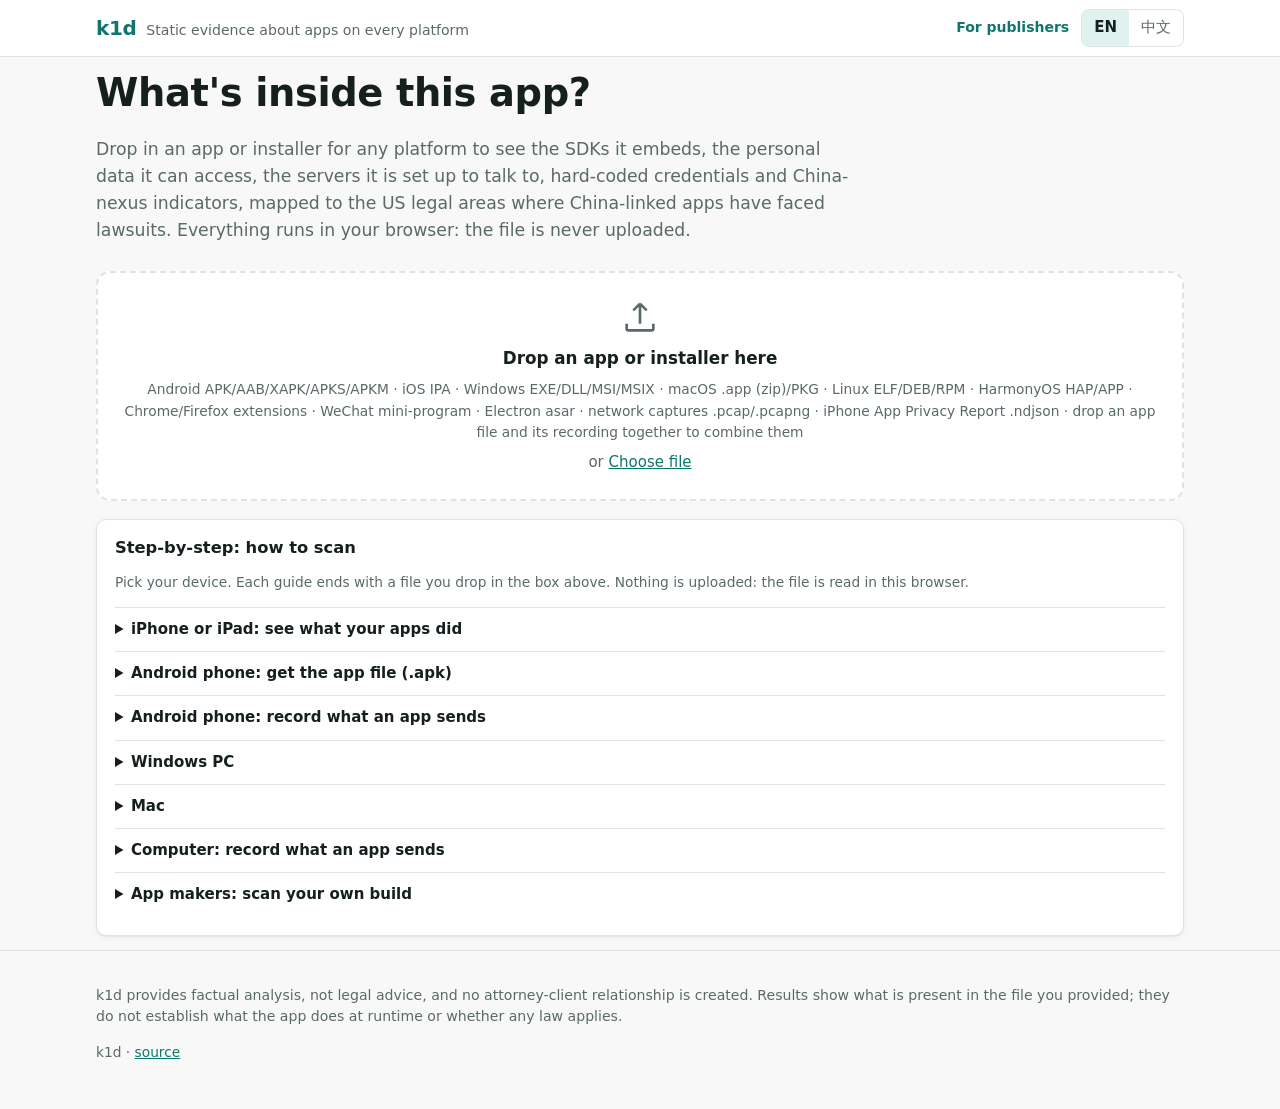
<file: site/index.html>
<!doctype html>
<html lang="en">
<head>
  <meta charset="utf-8">
  <meta name="viewport" content="width=device-width, initial-scale=1">
  <title>k1d — what's inside this app</title>
  <meta name="description" content="Find embedded SDKs, data access, endpoints and China-nexus indicators in Android (APK, AAB) and iOS (IPA) apps. Runs entirely in your browser.">
  <link rel="icon" href="data:image/svg+xml,%3Csvg xmlns='http://www.w3.org/2000/svg' viewBox='0 0 32 32'%3E%3Crect width='32' height='32' rx='7' fill='%23134e4a'/%3E%3Ctext x='16' y='22' font-family='Arial' font-weight='700' font-size='15' text-anchor='middle' fill='%23ecfeff'%3Ek1d%3C/text%3E%3C/svg%3E">
  <link rel="stylesheet" href="css/app.css">
</head>
<body>
  <header class="topbar">
    <div class="wrap topbar-inner">
      <a class="brand" href="./" aria-label="k1d home">
        <span class="brand-mark">k1d</span>
        <span class="brand-tag" data-i18n="tagline"></span>
      </a>
      <div class="topbar-right">
        <a class="pub-link" href="publishers.html" data-i18n="forPublishers"></a>
        <div class="lang" role="group" aria-label="Language">
          <button type="button" data-lang="en">EN</button>
          <button type="button" data-lang="zh">中文</button>
        </div>
      </div>
    </div>
  </header>

  <main class="wrap" id="main">
    <!-- Start -->
    <section id="view-start" class="view">
      <div class="hero">
        <h1 data-i18n="heroTitle"></h1>
        <p class="lead" data-i18n="heroBody"></p>
      </div>
      <label id="dropzone" class="dropzone" tabindex="0">
        <input id="file-input" type="file" multiple hidden>
        <svg aria-hidden="true" width="40" height="40" viewBox="0 0 24 24" fill="none" stroke="currentColor" stroke-width="1.6"><path d="M12 16V4m0 0l-4 4m4-4l4 4"/><path d="M4 16v3a1 1 0 001 1h14a1 1 0 001-1v-3"/></svg>
        <strong data-i18n="dropTitle"></strong>
        <span class="muted small" data-i18n="dropFormats"></span>
        <span class="muted"><span data-i18n="dropOr"></span> <span class="linklike" data-i18n="chooseFile"></span></span>
      </label>
      <section id="guides" class="card guides" aria-labelledby="guides-title"></section>
    </section>

    <!-- Consent -->
    <section id="view-consent" class="view" hidden>
      <h2 data-i18n="authTitle"></h2>
      <p class="muted" data-i18n="authIntro"></p>
      <div class="card">
        <h3 data-i18n="scopeTitle"></h3>
        <dl class="kv" id="scope-list"></dl>
      </div>
      <div class="card">
        <h3 data-i18n="termsTitle"></h3>
        <pre class="terms" id="terms-text" tabindex="0"></pre>
      </div>
      <form id="consent-form" class="card consent-form" autocomplete="on">
        <div class="field-row">
          <label><span data-i18n="yourName"></span><input id="c-name" name="name" autocomplete="name"></label>
          <label><span data-i18n="yourRole"></span><input id="c-role" name="role" autocomplete="organization-title"></label>
          <label><span data-i18n="yourOrg"></span><input id="c-org" name="org" autocomplete="organization"></label>
        </div>
        <label class="check">
          <input type="checkbox" id="c-agree" aria-labelledby="c-agree-label">
          <span id="c-agree-label"></span>
        </label>
        <p class="muted small" id="c-hint" data-i18n="fillFields"></p>
        <div class="actions">
          <button type="submit" id="c-submit" class="btn btn-primary" disabled></button>
          <button type="button" id="c-cancel" class="btn btn-ghost" data-i18n="cancel"></button>
        </div>
      </form>
    </section>

    <!-- Progress -->
    <section id="view-progress" class="view" hidden>
      <div class="progress-card">
        <div class="spinner" aria-hidden="true"></div>
        <div>
          <strong data-i18n="analyzing"></strong>
          <div class="muted" id="progress-text" aria-live="polite"></div>
        </div>
      </div>
    </section>

    <!-- Error -->
    <section id="view-error" class="view" hidden>
      <div class="card error-card">
        <p id="error-text"></p>
        <button type="button" class="btn btn-secondary js-restart" data-i18n="startOver"></button>
      </div>
    </section>

    <!-- Results -->
    <section id="view-results" class="view" hidden>
      <div class="results-head">
        <div>
          <h2 id="r-title"></h2>
          <p class="muted small" id="r-meta"></p>
        </div>
        <button type="button" class="btn btn-ghost js-restart" data-i18n="startOver"></button>
      </div>
      <div class="stats" id="r-stats"></div>
      <div id="r-addrec"></div>
      <input id="rec-input" type="file" hidden>
      <nav class="tabs" id="r-tabs" role="tablist"></nav>
      <div id="r-panel" class="panel" role="tabpanel"></div>
    </section>

    <div id="print-report" class="print-only"></div>
  </main>

  <footer class="footer">
    <div class="wrap">
      <p data-i18n="disclaimer"></p>
      <p class="muted small">k1d · <a href="https://github.com/hellohi6228-code/k1d" id="repo-link" rel="noopener">source</a></p>
    </div>
  </footer>

  <script type="module" src="js/app.js"></script>
</body>
</html>
</file>
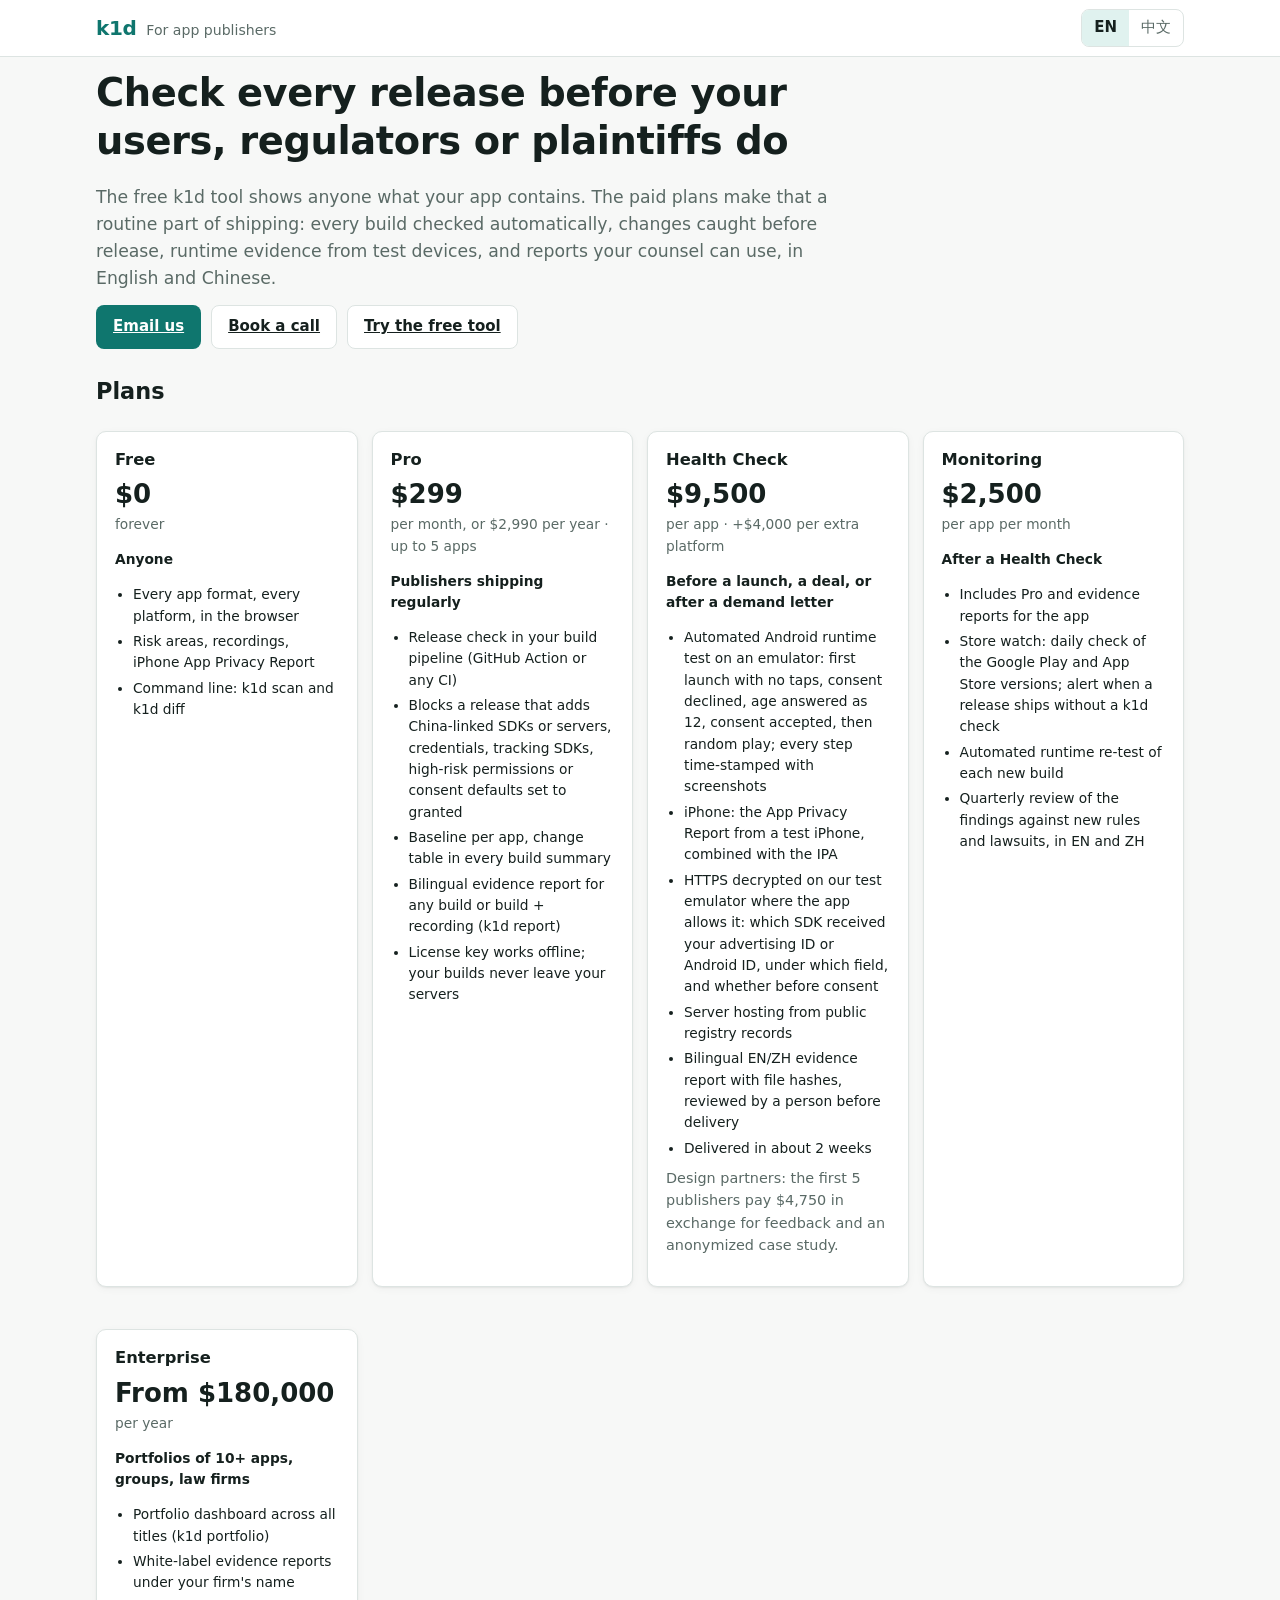
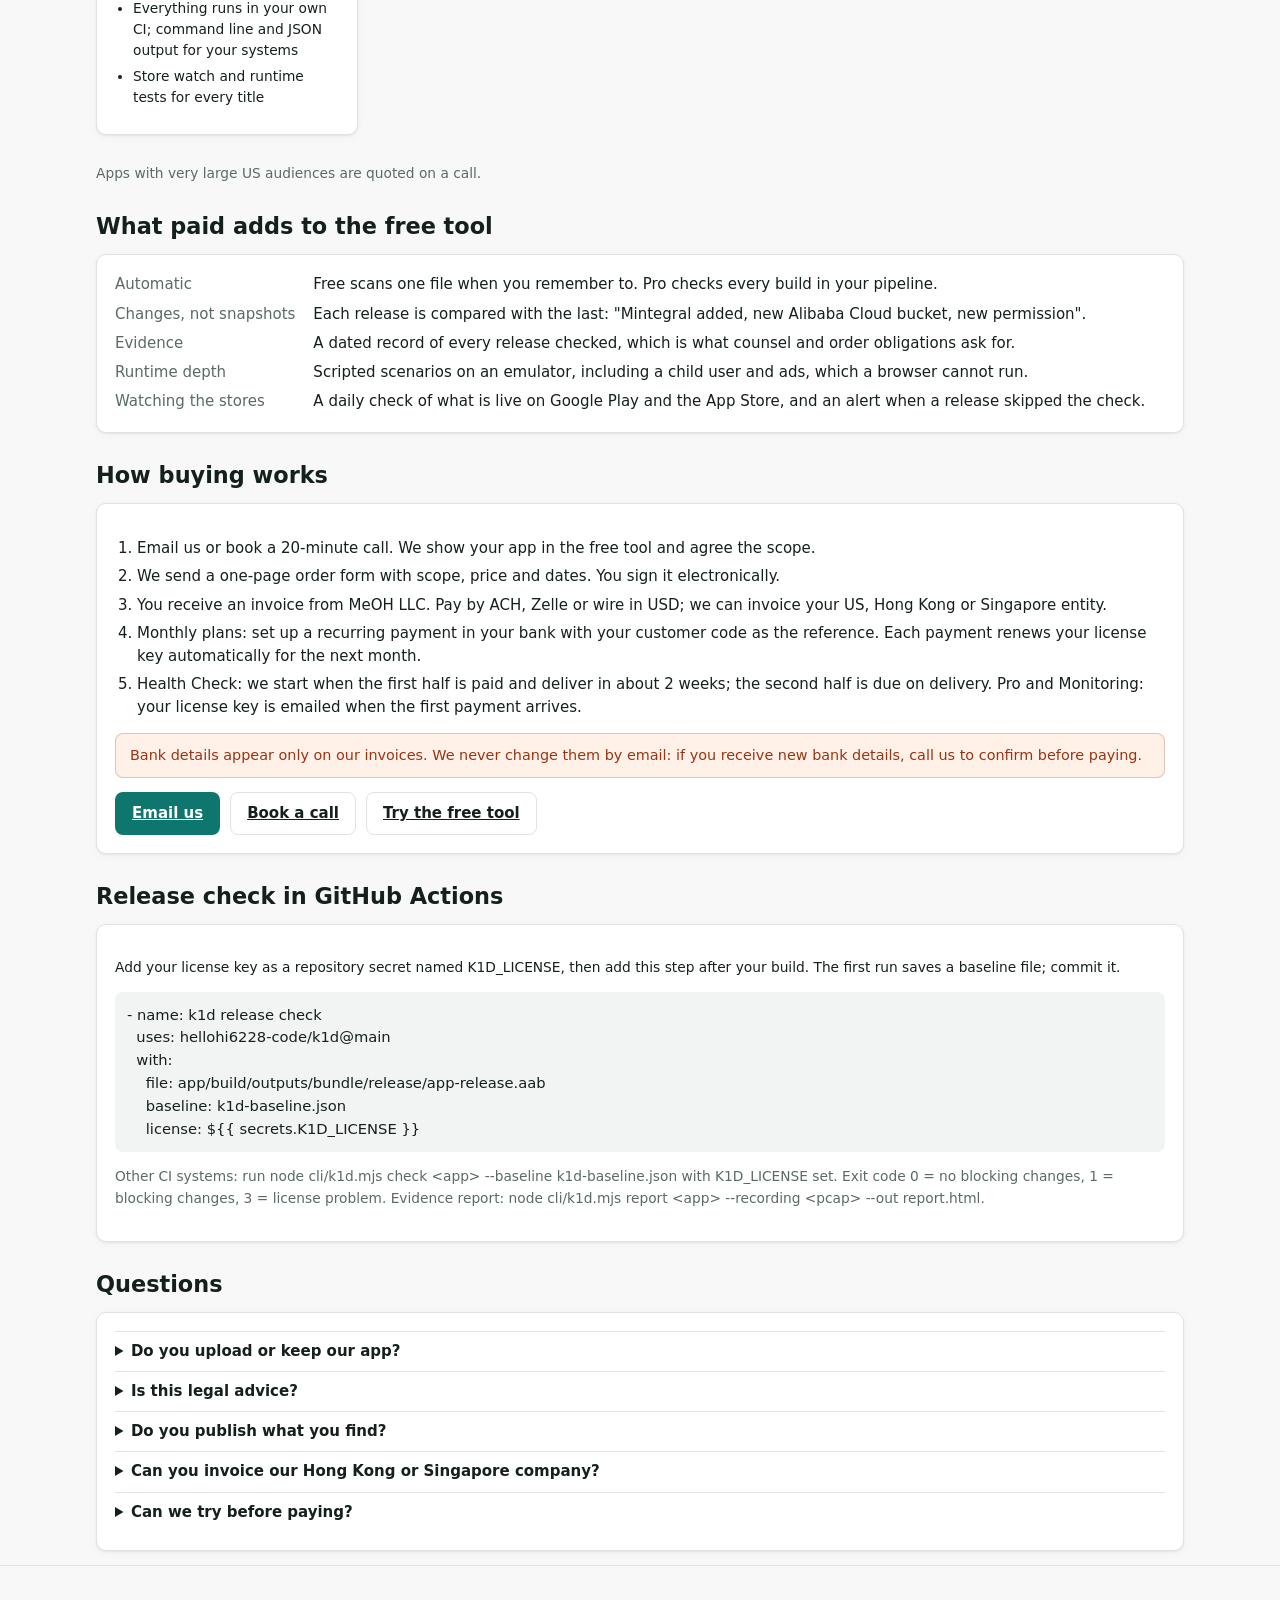
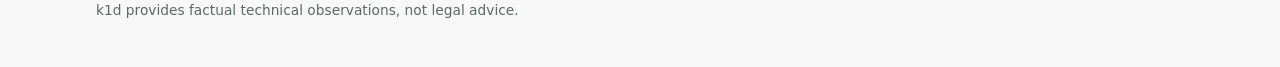
<file: site/publishers.html>
<!doctype html>
<html lang="en">
<head>
  <meta charset="utf-8">
  <meta name="viewport" content="width=device-width, initial-scale=1">
  <title>k1d for app publishers</title>
  <meta name="description" content="Release checks, runtime Health Checks and monitoring for app publishers: SDKs, China-linked servers, tracking before consent and child-audience signals, in EN and ZH.">
  <link rel="icon" href="data:image/svg+xml,%3Csvg xmlns='http://www.w3.org/2000/svg' viewBox='0 0 32 32'%3E%3Crect width='32' height='32' rx='7' fill='%23134e4a'/%3E%3Ctext x='16' y='22' font-family='Arial' font-weight='700' font-size='15' text-anchor='middle' fill='%23ecfeff'%3Ek1d%3C/text%3E%3C/svg%3E">
  <link rel="stylesheet" href="css/app.css">
</head>
<body>
  <header class="topbar">
    <div class="wrap topbar-inner">
      <a class="brand" href="./" aria-label="k1d home"><span class="brand-mark">k1d</span><span class="brand-tag" id="tagline"></span></a>
      <div class="lang" role="group" aria-label="Language">
        <button type="button" data-lang="en">EN</button>
        <button type="button" data-lang="zh">中文</button>
      </div>
    </div>
  </header>
  <main class="wrap" id="pub"></main>
  <footer class="footer"><div class="wrap"><p class="muted small" id="pub-footer"></p></div></footer>
  <script type="module" src="js/publishers.js"></script>
</body>
</html>
</file>
<file: site/css/app.css>
:root {
  --bg: #f7f8f7;
  --surface: #ffffff;
  --surface-2: #f1f4f3;
  --text: #15201e;
  --muted: #5a6a66;
  --border: #dde4e2;
  --accent: #0f766e;
  --accent-ink: #ffffff;
  --accent-soft: #e0f2ef;
  --warn: #9a3412;
  --warn-soft: #fff1e7;
  --cn: #b42318;
  --cn-soft: #fdecea;
  --ok-soft: #e7f6ec;
  --ok: #166534;
  --radius: 10px;
  --shadow: 0 1px 2px rgba(16, 24, 22, .06), 0 2px 8px rgba(16, 24, 22, .04);
  --mono: ui-monospace, SFMono-Regular, Menlo, Consolas, "Liberation Mono", monospace;
  color-scheme: light dark;
}

@media (prefers-color-scheme: dark) {
  :root {
    --bg: #0e1513;
    --surface: #151e1c;
    --surface-2: #1b2624;
    --text: #e6eeec;
    --muted: #9aaba7;
    --border: #2a3835;
    --accent: #2dd4bf;
    --accent-ink: #062b27;
    --accent-soft: #123a35;
    --warn: #fdba74;
    --warn-soft: #3a2414;
    --cn: #fda29b;
    --cn-soft: #3d1a17;
    --ok-soft: #15301f;
    --ok: #86efac;
    --shadow: none;
  }
}

* { box-sizing: border-box; }
html { -webkit-text-size-adjust: 100%; }
body {
  margin: 0;
  background: var(--bg);
  color: var(--text);
  font: 15px/1.55 system-ui, -apple-system, "Segoe UI", Roboto, "PingFang SC", "Microsoft YaHei", "Noto Sans SC", sans-serif;
}
.wrap { max-width: 1120px; margin: 0 auto; padding: 0 16px; }
h1, h2, h3 { line-height: 1.25; margin: 0 0 .5em; }
h1 { font-size: clamp(1.7rem, 4vw, 2.4rem); letter-spacing: -.01em; }
h2 { font-size: 1.4rem; }
h3 { font-size: 1.02rem; }
a { color: var(--accent); }
code, .mono { font-family: var(--mono); font-size: .86em; overflow-wrap: anywhere; }
.muted { color: var(--muted); }
.small { font-size: .86rem; }
[hidden] { display: none !important; }

.topbar { background: var(--surface); border-bottom: 1px solid var(--border); position: sticky; top: 0; z-index: 5; }
.topbar-inner { display: flex; align-items: center; justify-content: space-between; height: 56px; }
.brand { display: flex; align-items: baseline; gap: 10px; text-decoration: none; color: var(--text); }
.brand-mark { font-weight: 800; font-size: 1.25rem; letter-spacing: -.02em; color: var(--accent); }
.brand-tag { color: var(--muted); font-size: .88rem; }
.lang { display: flex; border: 1px solid var(--border); border-radius: 8px; overflow: hidden; }
.lang button { border: 0; background: transparent; color: var(--muted); padding: 6px 12px; font: inherit; cursor: pointer; }
.lang button[aria-pressed="true"] { background: var(--accent-soft); color: var(--text); font-weight: 600; }

main { padding: 32px 16px 48px; }
.view { animation: fade .15s ease-out; }
@keyframes fade { from { opacity: 0; } to { opacity: 1; } }

.hero { max-width: 760px; margin: 12px 0 28px; }
.lead { font-size: 1.08rem; color: var(--muted); margin: 0; }

.dropzone {
  display: flex; flex-direction: column; align-items: center; justify-content: center; gap: 8px;
  min-height: 210px; padding: 24px; text-align: center; cursor: pointer;
  background: var(--surface); border: 2px dashed var(--border); border-radius: 14px; color: var(--muted);
  transition: border-color .15s, background .15s;
}
.dropzone strong { color: var(--text); font-size: 1.05rem; }
.dropzone:hover, .dropzone:focus-visible, .dropzone.drag { border-color: var(--accent); background: var(--accent-soft); outline: none; }
.linklike { color: var(--accent); text-decoration: underline; }
.platform { display: inline-block; font-size: .78rem; font-weight: 700; letter-spacing: .03em; padding: 2px 8px; border-radius: 6px; background: var(--accent-soft); color: var(--accent); vertical-align: middle; margin-right: 6px; }
.chips { display: flex; flex-wrap: wrap; gap: 6px; }
.chips code { background: var(--surface-2); border-radius: 6px; padding: 2px 6px; }

.btn { font: inherit; border-radius: 8px; padding: 9px 16px; cursor: pointer; border: 1px solid transparent; font-weight: 600; }
.btn-primary { background: var(--accent); color: var(--accent-ink); }
.btn-primary:disabled { opacity: .45; cursor: not-allowed; }
.btn-secondary { background: var(--surface); border-color: var(--border); color: var(--text); }
.btn-secondary:hover { border-color: var(--accent); }
.btn-ghost { background: transparent; color: var(--muted); border-color: var(--border); }
.btn:focus-visible, input:focus-visible, textarea:focus-visible, select:focus-visible { outline: 2px solid var(--accent); outline-offset: 2px; }

.card { background: var(--surface); border: 1px solid var(--border); border-radius: var(--radius); padding: 18px; margin: 14px 0; box-shadow: var(--shadow); }
.kv { display: grid; grid-template-columns: max-content 1fr; gap: 6px 18px; margin: 0; }
.kv dt { color: var(--muted); }
.kv dd { margin: 0; min-width: 0; overflow-wrap: anywhere; }
.terms { white-space: pre-wrap; font: inherit; font-size: .92rem; max-height: 260px; overflow: auto; margin: 0; padding: 12px; background: var(--surface-2); border-radius: 8px; }
.consent-form .field-row { display: grid; grid-template-columns: repeat(3, 1fr); gap: 12px; margin-bottom: 14px; }
.consent-form label { display: flex; flex-direction: column; gap: 4px; font-size: .9rem; color: var(--muted); }
input, textarea, select { font: inherit; color: var(--text); background: var(--surface); border: 1px solid var(--border); border-radius: 8px; padding: 8px 10px; }
.check { flex-direction: row !important; align-items: flex-start; gap: 10px !important; color: var(--text) !important; font-size: .95rem !important; }
.check input { width: 18px; height: 18px; margin-top: 3px; flex: none; }
.actions { display: flex; gap: 10px; flex-wrap: wrap; margin-top: 8px; }

.progress-card { display: flex; gap: 16px; align-items: center; background: var(--surface); border: 1px solid var(--border); border-radius: var(--radius); padding: 22px; }
.spinner { width: 28px; height: 28px; border-radius: 50%; border: 3px solid var(--border); border-top-color: var(--accent); animation: spin .8s linear infinite; }
@keyframes spin { to { transform: rotate(360deg); } }
.error-card { border-color: var(--cn); }

.results-head { display: flex; justify-content: space-between; align-items: flex-start; gap: 12px; flex-wrap: wrap; }
.results-head h2 { overflow-wrap: anywhere; }
.stats { display: grid; grid-template-columns: repeat(4, 1fr); gap: 12px; margin: 16px 0 20px; }
.stat { background: var(--surface); border: 1px solid var(--border); border-radius: var(--radius); padding: 14px 16px; }
.stat .n { font-size: 1.7rem; font-weight: 700; line-height: 1.1; }
.stat .l { color: var(--muted); font-size: .86rem; }
.stat.cn .n { color: var(--cn); }

.tabs { display: flex; gap: 2px; overflow-x: auto; border-bottom: 1px solid var(--border); scrollbar-width: thin; }
.tabs button { font: inherit; background: none; border: 0; border-bottom: 2px solid transparent; padding: 10px 14px; color: var(--muted); cursor: pointer; white-space: nowrap; }
.tabs button[aria-selected="true"] { color: var(--text); border-bottom-color: var(--accent); font-weight: 600; }
.tabs .count { display: inline-block; min-width: 20px; padding: 0 6px; margin-left: 6px; border-radius: 10px; background: var(--surface-2); font-size: .78rem; color: var(--muted); }
.panel { padding-top: 18px; }

.banner { border-radius: 8px; padding: 10px 14px; font-size: .9rem; margin-bottom: 14px; background: var(--warn-soft); color: var(--warn); border: 1px solid color-mix(in srgb, var(--warn) 25%, transparent); }
.note-line { color: var(--muted); font-size: .9rem; margin: 0 0 12px; }

.table-wrap { overflow-x: auto; border: 1px solid var(--border); border-radius: var(--radius); background: var(--surface); }
table { width: 100%; border-collapse: collapse; font-size: .92rem; }
th, td { text-align: left; padding: 10px 12px; border-bottom: 1px solid var(--border); vertical-align: top; }
th { font-size: .78rem; text-transform: uppercase; letter-spacing: .04em; color: var(--muted); background: var(--surface-2); font-weight: 600; }
tr:last-child td { border-bottom: 0; }
td .sub { color: var(--muted); font-size: .84rem; }

.pill { display: inline-block; padding: 1px 8px; border-radius: 999px; font-size: .78rem; font-weight: 600; white-space: nowrap; background: var(--surface-2); color: var(--muted); }
.pill.cn { background: var(--cn-soft); color: var(--cn); }
.pill.high { background: var(--accent-soft); color: var(--accent); }
.pill.warn { background: var(--warn-soft); color: var(--warn); }
.pill.ok { background: var(--ok-soft); color: var(--ok); }
.ev { margin: 0; padding-left: 16px; }
.ev li { margin: 2px 0; }
.ev code { color: var(--muted); word-break: normal; overflow-wrap: anywhere; }
td:last-child { min-width: 260px; }

.grid-2 { display: grid; grid-template-columns: 1fr 1fr; gap: 14px; }
.list-plain { margin: 0; padding-left: 18px; }
.list-plain li { margin: 3px 0; overflow-wrap: anywhere; }

textarea.policy { width: 100%; min-height: 200px; resize: vertical; }
.excerpt { margin: 4px 0 0; padding: 6px 10px; border-left: 3px solid var(--border); color: var(--muted); font-size: .88rem; }

.note { background: var(--surface); border: 1px solid var(--border); border-radius: var(--radius); padding: 16px 18px; margin: 12px 0; }
.note h4 { margin: 0 0 4px; font-size: .78rem; text-transform: uppercase; letter-spacing: .05em; color: var(--muted); }
.note p { margin: 0 0 10px; }
.note .cite { font-size: .86rem; color: var(--muted); font-style: italic; margin: 0; }
.context { display: flex; gap: 18px; flex-wrap: wrap; align-items: center; }
.context label { display: flex; gap: 8px; align-items: center; }

.footer { border-top: 1px solid var(--border); padding: 20px 0 32px; color: var(--muted); font-size: .88rem; }
.print-only { display: none; }

@media (max-width: 760px) {
  .stats { grid-template-columns: repeat(2, 1fr); }
  .consent-form .field-row, .grid-2 { grid-template-columns: 1fr; }
  .kv { grid-template-columns: 1fr; gap: 2px; }
  .kv dd { margin-bottom: 8px; }
  main { padding-top: 20px; }
  .brand-tag { display: none; }
  table { min-width: 680px; }
  td:last-child { min-width: 200px; }
}

@media print {
  :root { --bg: #fff; --surface: #fff; --text: #000; --muted: #444; --border: #ccc; }
  .topbar, .view, .footer .small { display: none !important; }
  .print-only { display: block !important; }
  body { font-size: 11pt; }
  main { padding: 0; }
  .print-only section { break-inside: auto; margin-bottom: 18px; }
  .print-only h2 { break-after: avoid; }
  table { font-size: 9pt; }
  th, td { padding: 4px 6px; }
  .table-wrap { overflow: visible; border: 0; }
}

.risk-head { display: flex; justify-content: space-between; align-items: center; gap: 10px; }
.risk-head h3 { margin: 0; font-size: 1.02rem; }
.note.risk-signals { border-left: 4px solid var(--warn); }
.note.risk-context { border-left: 4px solid var(--border); }
.note.risk-none { border-left: 4px solid var(--ok); }
.note h4 { margin-top: 12px; }
.note .cite a { color: var(--accent); }
.app-card summary { cursor: pointer; display: flex; flex-wrap: wrap; gap: 6px 10px; align-items: center; }
.app-card summary code { overflow-wrap: anywhere; }
.app-card .app-pills { display: flex; flex-wrap: wrap; gap: 4px; }
.app-card[open] summary { margin-bottom: 10px; }
.guides { margin-top: 18px; }
.guides details { border-top: 1px solid var(--border); padding: 10px 0; }
.guides summary { cursor: pointer; font-weight: 600; }
.guides .steps { margin: 8px 0; padding-left: 22px; }
.guides .steps li { margin: 6px 0; line-height: 1.5; }
.guides code { overflow-wrap: anywhere; }
.addrec { display: flex; flex-wrap: wrap; gap: 12px; align-items: center; justify-content: space-between; margin: 12px 0; }
.plans { display: grid; grid-template-columns: repeat(auto-fill, minmax(230px, 1fr)); gap: 14px; margin: 12px 0; }
.plan h3 { margin: 0 0 4px; }
.plan .price { font-size: 26px; font-weight: 800; }
.plan ul { padding-left: 18px; margin: 8px 0; }
.plan li { margin: 4px 0; }
#pub h2 { margin-top: 28px; }
#pub details { border-top: 1px solid var(--border); padding: 8px 0; }
#pub details summary { cursor: pointer; font-weight: 600; }
.steps { padding-left: 22px; }
.steps li { margin: 6px 0; line-height: 1.5; }
.pub-link { font-size: 14px; font-weight: 600; color: var(--accent); text-decoration: none; margin-right: 12px; }
.topbar-right { display: flex; align-items: center; }
</file>
